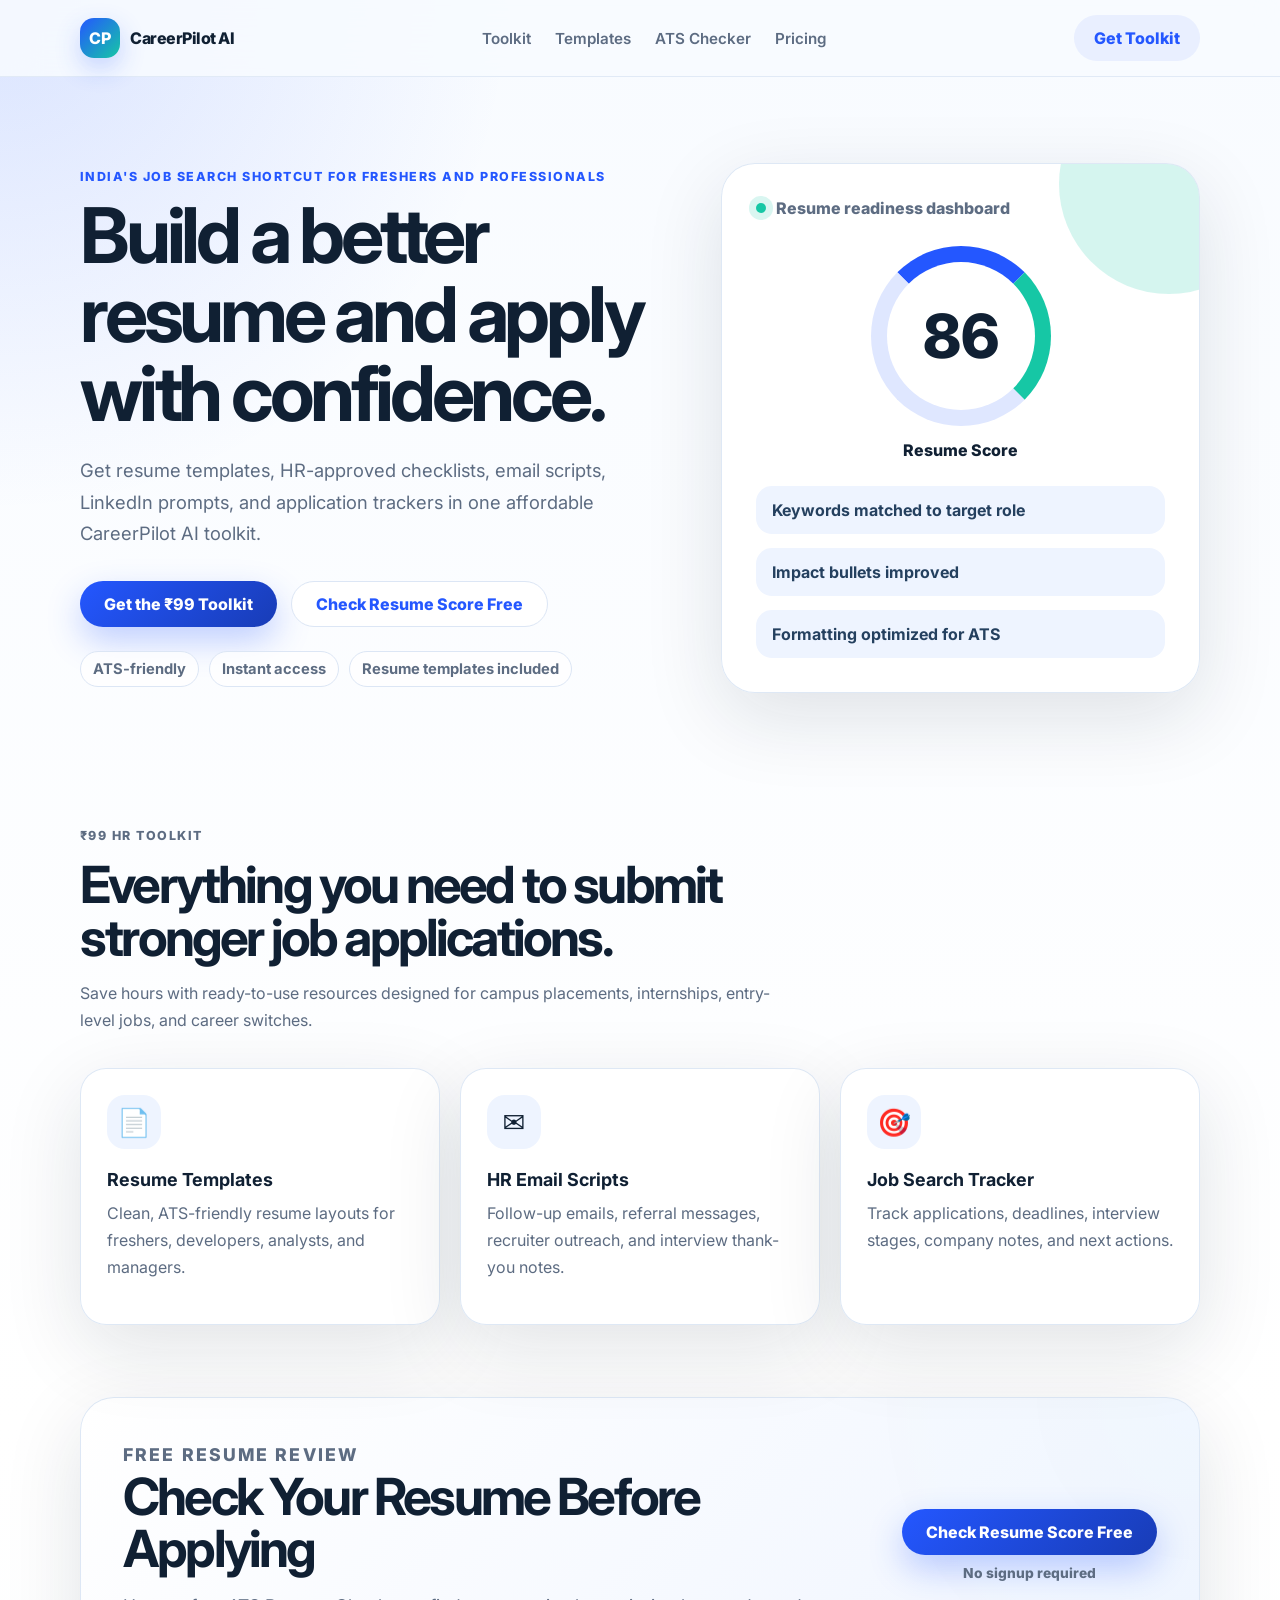
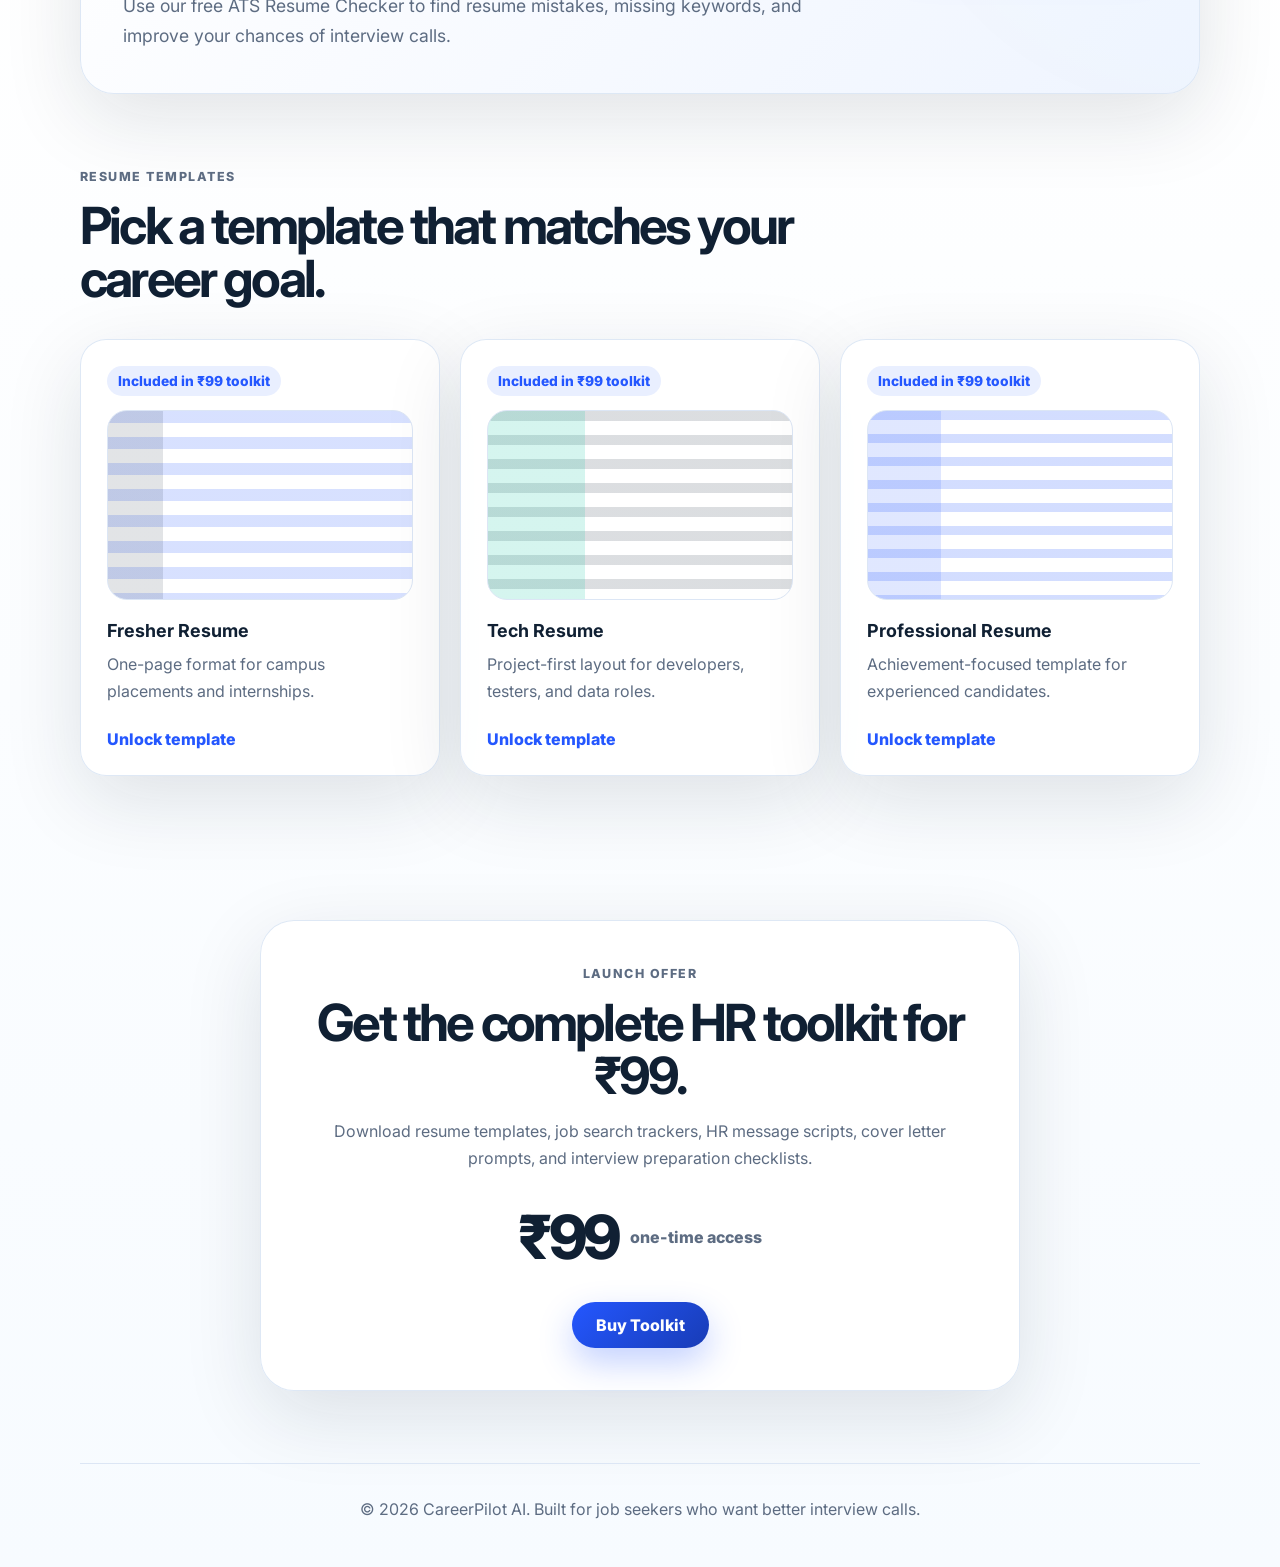
<file: index.html>
<!doctype html>
<html lang="en">
  <head>
    <meta charset="utf-8" />
    <meta name="viewport" content="width=device-width, initial-scale=1" />
    <title>CareerPilot AI | ₹99 HR Toolkit & Resume Templates</title>
    <meta
      name="description"
      content="CareerPilot AI helps job seekers apply smarter with a ₹99 HR toolkit, ATS resume checker, resume templates, cover letters, and interview prep resources."
    />
    <link rel="preconnect" href="https://fonts.googleapis.com" />
    <link rel="preconnect" href="https://fonts.gstatic.com" crossorigin />
    <link
      href="https://fonts.googleapis.com/css2?family=Inter:wght@400;500;600;700;800&display=swap"
      rel="stylesheet"
    />
    <link rel="stylesheet" href="styles.css" />
  </head>
  <body>
    <header class="site-header">
      <nav class="nav" aria-label="Primary navigation">
        <a class="brand" href="/" aria-label="CareerPilot AI home">
          <span class="brand-mark">CP</span>
          <span>CareerPilot AI</span>
        </a>
        <div class="nav-links" aria-label="Main menu">
          <a href="#toolkit">Toolkit</a>
          <a href="#templates">Templates</a>
          <a href="#ats-checker">ATS Checker</a>
          <a href="#pricing">Pricing</a>
        </div>
        <a class="nav-cta" href="#pricing">Get Toolkit</a>
      </nav>
    </header>

    <main>
      <section class="hero">
        <div class="hero-copy">
          <p class="eyebrow">India's job search shortcut for freshers and professionals</p>
          <h1>Build a better resume and apply with confidence.</h1>
          <p class="hero-text">
            Get resume templates, HR-approved checklists, email scripts, LinkedIn prompts,
            and application trackers in one affordable CareerPilot AI toolkit.
          </p>
          <div class="hero-actions">
            <a class="button button-primary" href="#pricing">Get the ₹99 Toolkit</a>
            <a class="button button-secondary" href="/ats-resume-checker">Check Resume Score Free</a>
          </div>
          <div class="trust-row" aria-label="Toolkit highlights">
            <span>ATS-friendly</span>
            <span>Instant access</span>
            <span>Resume templates included</span>
          </div>
        </div>
        <div class="hero-card" aria-label="CareerPilot AI toolkit preview">
          <div class="card-header">
            <span class="status-dot"></span>
            <span>Resume readiness dashboard</span>
          </div>
          <div class="score-circle" aria-label="Resume score 86 out of 100">86</div>
          <p class="score-label">Resume Score</p>
          <ul class="check-list">
            <li>Keywords matched to target role</li>
            <li>Impact bullets improved</li>
            <li>Formatting optimized for ATS</li>
          </ul>
        </div>
      </section>

      <section id="toolkit" class="section toolkit-section">
        <div class="section-heading">
          <p class="eyebrow">₹99 HR Toolkit</p>
          <h2>Everything you need to submit stronger job applications.</h2>
          <p>
            Save hours with ready-to-use resources designed for campus placements,
            internships, entry-level jobs, and career switches.
          </p>
        </div>
        <div class="feature-grid">
          <article class="feature-card">
            <span class="feature-icon">📄</span>
            <h3>Resume Templates</h3>
            <p>Clean, ATS-friendly resume layouts for freshers, developers, analysts, and managers.</p>
          </article>
          <article class="feature-card">
            <span class="feature-icon">✉️</span>
            <h3>HR Email Scripts</h3>
            <p>Follow-up emails, referral messages, recruiter outreach, and interview thank-you notes.</p>
          </article>
          <article class="feature-card">
            <span class="feature-icon">🎯</span>
            <h3>Job Search Tracker</h3>
            <p>Track applications, deadlines, interview stages, company notes, and next actions.</p>
          </article>
        </div>
      </section>

      <section id="ats-checker" class="section ats-section" aria-labelledby="ats-title">
        <div class="ats-content">
          <p class="eyebrow">Free resume review</p>
          <h2 id="ats-title">Check Your Resume Before Applying</h2>
          <p>Use our free ATS Resume Checker to find resume mistakes, missing keywords, and improve your chances of interview calls.</p>
        </div>
        <div class="ats-actions">
          <a class="button button-primary" href="/ats-resume-checker">Check Resume Score Free</a>
          <span>No signup required</span>
        </div>
      </section>

      <section id="templates" class="section templates-section">
        <div class="section-heading">
          <p class="eyebrow">Resume templates</p>
          <h2>Pick a template that matches your career goal.</h2>
        </div>
        <div class="template-grid">
          <article class="template-card">
            <span class="template-badge">Included in ₹99 toolkit</span>
            <div class="template-preview fresher"></div>
            <h3>Fresher Resume</h3>
            <p>One-page format for campus placements and internships.</p>
            <a href="#pricing">Unlock template</a>
          </article>
          <article class="template-card">
            <span class="template-badge">Included in ₹99 toolkit</span>
            <div class="template-preview tech"></div>
            <h3>Tech Resume</h3>
            <p>Project-first layout for developers, testers, and data roles.</p>
            <a href="#pricing">Unlock template</a>
          </article>
          <article class="template-card">
            <span class="template-badge">Included in ₹99 toolkit</span>
            <div class="template-preview pro"></div>
            <h3>Professional Resume</h3>
            <p>Achievement-focused template for experienced candidates.</p>
            <a href="#pricing">Unlock template</a>
          </article>
        </div>
      </section>

      <section id="pricing" class="section pricing-section">
        <div class="pricing-card">
          <p class="eyebrow">Launch offer</p>
          <h2>Get the complete HR toolkit for ₹99.</h2>
          <p>
            Download resume templates, job search trackers, HR message scripts,
            cover letter prompts, and interview preparation checklists.
          </p>
          <div class="price-row">
            <span class="price">₹99</span>
            <span class="price-note">one-time access</span>
          </div>
          <a class="button button-primary" href="mailto:hello@careerpilot.ai?subject=CareerPilot%20AI%20Toolkit">Buy Toolkit</a>
        </div>
      </section>
    </main>

    <footer class="site-footer">
      <p>© 2026 CareerPilot AI. Built for job seekers who want better interview calls.</p>
    </footer>
  </body>
</html>
</file>
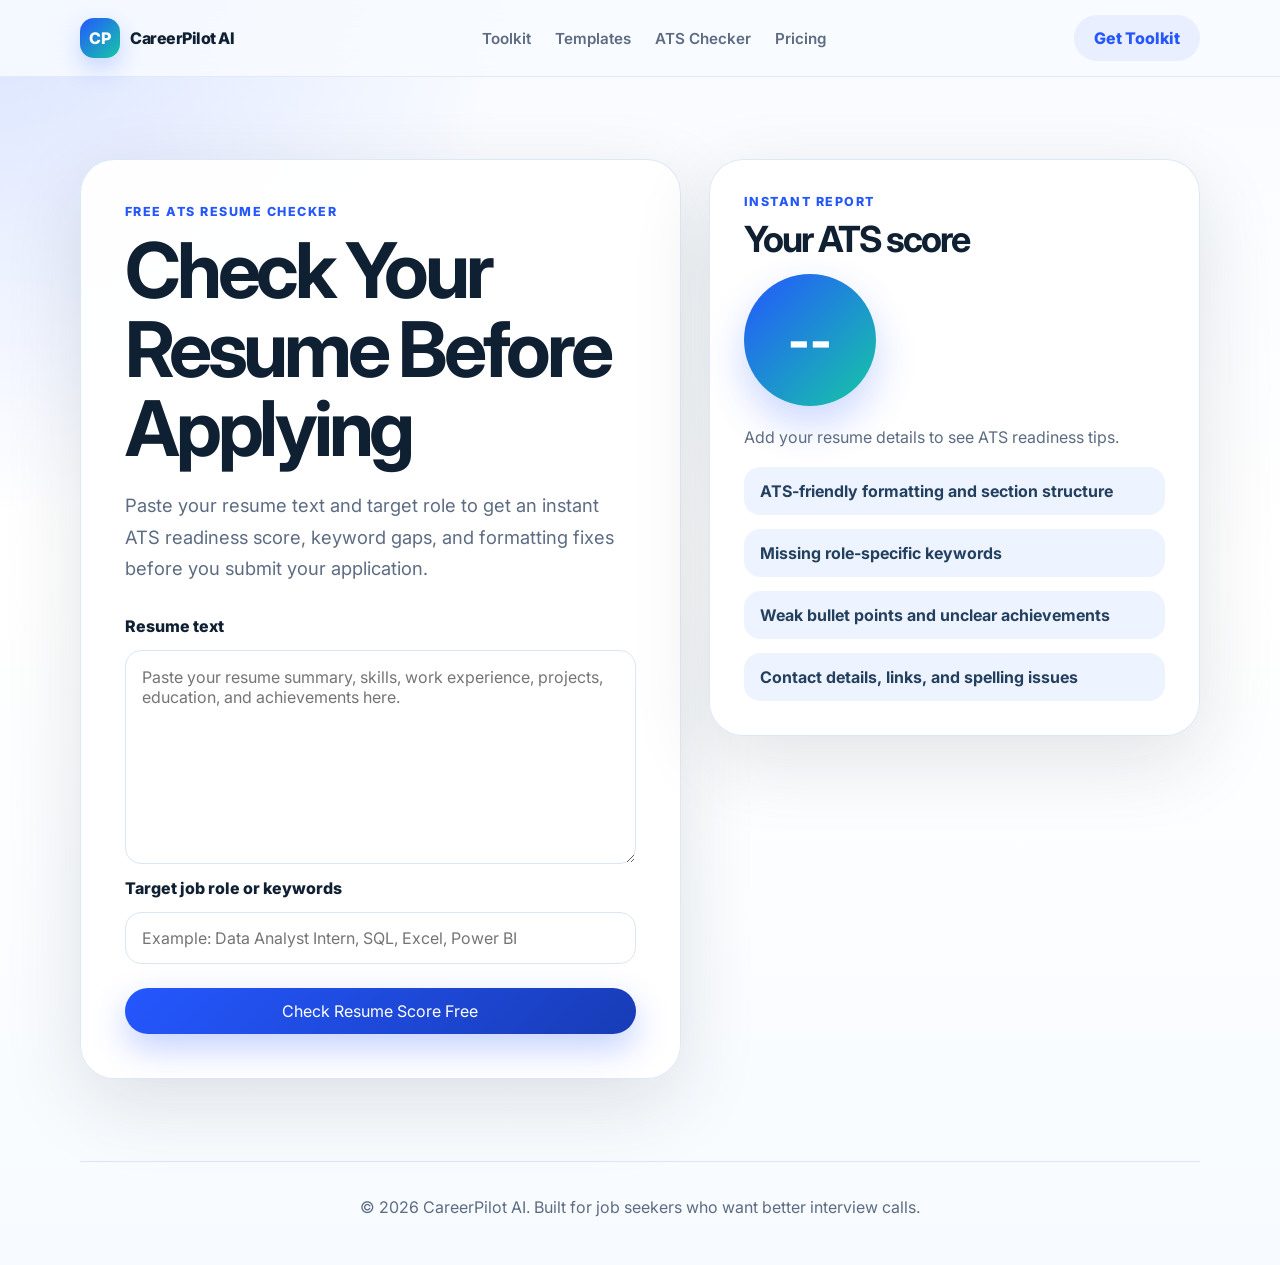
<file: ats-resume-checker/index.html>
<!doctype html>
<html lang="en">
  <head>
    <meta charset="utf-8" />
    <meta name="viewport" content="width=device-width, initial-scale=1" />
    <title>Free ATS Resume Checker | CareerPilot AI</title>
    <meta
      name="description"
      content="Check your resume for ATS mistakes, missing keywords, and formatting issues before applying with CareerPilot AI."
    />
    <link rel="preconnect" href="https://fonts.googleapis.com" />
    <link rel="preconnect" href="https://fonts.gstatic.com" crossorigin />
    <link
      href="https://fonts.googleapis.com/css2?family=Inter:wght@400;500;600;700;800&display=swap"
      rel="stylesheet"
    />
    <link rel="stylesheet" href="../styles.css" />
  </head>
  <body>
    <header class="site-header">
      <nav class="nav" aria-label="Primary navigation">
        <a class="brand" href="/" aria-label="CareerPilot AI home">
          <span class="brand-mark">CP</span>
          <span>CareerPilot AI</span>
        </a>
        <div class="nav-links" aria-label="Main menu">
          <a href="/#toolkit">Toolkit</a>
          <a href="/#templates">Templates</a>
          <a href="/#ats-checker">ATS Checker</a>
          <a href="/#pricing">Pricing</a>
        </div>
        <a class="nav-cta" href="/#pricing">Get Toolkit</a>
      </nav>
    </header>

    <main>
      <section class="checker-hero">
        <div class="checker-panel">
          <p class="eyebrow">Free ATS Resume Checker</p>
          <h1>Check Your Resume Before Applying</h1>
          <p class="hero-text">
            Paste your resume text and target role to get an instant ATS readiness score,
            keyword gaps, and formatting fixes before you submit your application.
          </p>
          <form class="checker-form" id="ats-checker-form">
            <label for="resume-text">Resume text</label>
            <textarea
              id="resume-text"
              name="resume-text"
              rows="9"
              placeholder="Paste your resume summary, skills, work experience, projects, education, and achievements here."
              required
            ></textarea>
            <label for="job-role">Target job role or keywords</label>
            <input id="job-role" name="job-role" type="text" placeholder="Example: Data Analyst Intern, SQL, Excel, Power BI" required />
            <button class="button button-primary" type="submit">Check Resume Score Free</button>
          </form>
        </div>
        <aside class="checker-results" aria-live="polite" aria-label="ATS resume score results">
          <p class="eyebrow">Instant report</p>
          <h2>Your ATS score</h2>
          <div class="result-score" id="result-score">--</div>
          <p id="result-summary">Add your resume details to see ATS readiness tips.</p>
          <ul class="check-list" id="result-list">
            <li>ATS-friendly formatting and section structure</li>
            <li>Missing role-specific keywords</li>
            <li>Weak bullet points and unclear achievements</li>
            <li>Contact details, links, and spelling issues</li>
          </ul>
        </aside>
      </section>
    </main>

    <footer class="site-footer">
      <p>© 2026 CareerPilot AI. Built for job seekers who want better interview calls.</p>
    </footer>

    <script>
      const form = document.querySelector("#ats-checker-form");
      const resumeText = document.querySelector("#resume-text");
      const jobRole = document.querySelector("#job-role");
      const resultScore = document.querySelector("#result-score");
      const resultSummary = document.querySelector("#result-summary");
      const resultList = document.querySelector("#result-list");

      const sections = ["experience", "education", "skills", "projects"];
      const impactWords = ["increased", "improved", "reduced", "built", "managed", "launched", "optimized"];

      form.addEventListener("submit", (event) => {
        event.preventDefault();

        const resume = resumeText.value.toLowerCase();
        const keywords = jobRole.value
          .toLowerCase()
          .split(/[,\s]+/)
          .map((keyword) => keyword.trim())
          .filter((keyword) => keyword.length > 2);

        const matchedKeywords = keywords.filter((keyword) => resume.includes(keyword));
        const sectionMatches = sections.filter((section) => resume.includes(section));
        const hasNumbers = /\d/.test(resume);
        const hasImpact = impactWords.some((word) => resume.includes(word));

        let score = 45;
        score += Math.min(matchedKeywords.length * 7, 25);
        score += sectionMatches.length * 5;
        score += hasNumbers ? 10 : 0;
        score += hasImpact ? 10 : 0;
        score = Math.min(score, 98);

        const missingKeywords = keywords.filter((keyword) => !resume.includes(keyword)).slice(0, 5);
        const tips = [
          matchedKeywords.length
            ? `${matchedKeywords.length} target keyword${matchedKeywords.length > 1 ? "s" : ""} found.`
            : "Add target-role keywords from the job description.",
          sectionMatches.length === sections.length
            ? "Core resume sections are easy to detect."
            : `Add clear headings for: ${sections.filter((section) => !resume.includes(section)).join(", ") || "summary"}.`,
          hasNumbers ? "Impact metrics detected in your resume." : "Add numbers to show impact, such as %, ₹, team size, or time saved.",
          hasImpact ? "Strong action verbs detected." : "Use stronger action verbs like built, improved, optimized, or launched.",
        ];

        if (missingKeywords.length) {
          tips.push(`Consider adding these keywords naturally: ${missingKeywords.join(", ")}.`);
        }

        resultScore.textContent = score;
        resultSummary.textContent = score >= 80
          ? "Great start — polish the missing items below before applying."
          : "Your resume can improve quickly with the recommendations below.";
        resultList.replaceChildren(...tips.map((tip) => {
          const item = document.createElement("li");
          item.textContent = tip;
          return item;
        }));
      });
    </script>
  </body>
</html>
</file>
<file: styles.css>
:root {
  --ink: #102033;
  --muted: #5d6c82;
  --primary: #2457ff;
  --primary-dark: #183cb6;
  --accent: #16c7a5;
  --surface: #ffffff;
  --soft: #eef4ff;
  --line: #dce6f5;
  --shadow: 0 24px 80px rgba(16, 32, 51, 0.12);
}

* {
  box-sizing: border-box;
}

html {
  scroll-behavior: smooth;
}

body {
  margin: 0;
  color: var(--ink);
  font-family: Inter, system-ui, -apple-system, BlinkMacSystemFont, "Segoe UI", sans-serif;
  background:
    radial-gradient(circle at top left, rgba(36, 87, 255, 0.14), transparent 32rem),
    linear-gradient(180deg, #f8fbff 0%, #ffffff 45%, #f7fbff 100%);
}

a {
  color: inherit;
  text-decoration: none;
}

.site-header {
  position: sticky;
  top: 0;
  z-index: 10;
  border-bottom: 1px solid rgba(220, 230, 245, 0.82);
  background: rgba(248, 251, 255, 0.88);
  backdrop-filter: blur(18px);
}

.nav {
  display: flex;
  width: min(1120px, calc(100% - 32px));
  margin: 0 auto;
  min-height: 76px;
  align-items: center;
  justify-content: space-between;
  gap: 24px;
}

.brand,
.nav-links,
.hero-actions,
.trust-row,
.price-row {
  display: flex;
  align-items: center;
}

.brand {
  gap: 10px;
  font-weight: 800;
  letter-spacing: -0.03em;
}

.brand-mark {
  display: grid;
  width: 40px;
  height: 40px;
  place-items: center;
  border-radius: 14px;
  color: #ffffff;
  background: linear-gradient(135deg, var(--primary), var(--accent));
  box-shadow: 0 10px 26px rgba(36, 87, 255, 0.24);
}

.nav-links {
  gap: 24px;
  color: var(--muted);
  font-size: 0.95rem;
  font-weight: 600;
}

.nav-cta,
.button {
  display: inline-flex;
  align-items: center;
  justify-content: center;
  min-height: 46px;
  border-radius: 999px;
  font-weight: 800;
}

.nav-cta {
  padding: 0 20px;
  color: var(--primary);
  background: #e9efff;
}

.button {
  padding: 0 24px;
  transition: transform 160ms ease, box-shadow 160ms ease;
}

.button:hover {
  transform: translateY(-2px);
}

.button-primary {
  color: #ffffff;
  background: linear-gradient(135deg, var(--primary), var(--primary-dark));
  box-shadow: 0 14px 34px rgba(36, 87, 255, 0.28);
}

.button-secondary {
  color: var(--primary);
  border: 1px solid var(--line);
  background: #ffffff;
}

.hero,
.section {
  width: min(1120px, calc(100% - 32px));
  margin: 0 auto;
}

.hero {
  display: grid;
  grid-template-columns: minmax(0, 1.1fr) minmax(300px, 0.9fr);
  gap: 56px;
  align-items: center;
  padding: 86px 0 60px;
}

.eyebrow {
  margin: 0 0 12px;
  color: var(--primary);
  font-size: 0.78rem;
  font-weight: 800;
  letter-spacing: 0.12em;
  text-transform: uppercase;
}

h1,
h2,
h3,
p {
  margin-top: 0;
}

h1,
h2 {
  letter-spacing: -0.055em;
  line-height: 1.03;
}

h1 {
  margin-bottom: 22px;
  font-size: clamp(2.8rem, 6vw, 5.4rem);
}

h2 {
  margin-bottom: 16px;
  font-size: clamp(2rem, 4vw, 3.45rem);
}

h3 {
  margin-bottom: 10px;
  font-size: 1.12rem;
}

.hero-text,
.section-heading p,
.ats-content p,
.pricing-card p,
.feature-card p,
.template-card p,
.site-footer p {
  color: var(--muted);
  line-height: 1.7;
}

.hero-text {
  max-width: 660px;
  font-size: 1.15rem;
}

.hero-actions {
  flex-wrap: wrap;
  gap: 14px;
  margin: 32px 0 24px;
}

.trust-row {
  flex-wrap: wrap;
  gap: 10px;
  color: var(--muted);
  font-size: 0.92rem;
  font-weight: 700;
}

.trust-row span {
  padding: 8px 12px;
  border: 1px solid var(--line);
  border-radius: 999px;
  background: rgba(255, 255, 255, 0.76);
}

.hero-card,
.feature-card,
.template-card,
.pricing-card,
.ats-section {
  border: 1px solid rgba(220, 230, 245, 0.92);
  background: rgba(255, 255, 255, 0.9);
  box-shadow: var(--shadow);
}

.hero-card {
  position: relative;
  overflow: hidden;
  padding: 34px;
  border-radius: 34px;
}

.hero-card::before {
  position: absolute;
  inset: -90px -80px auto auto;
  width: 220px;
  height: 220px;
  border-radius: 50%;
  background: rgba(22, 199, 165, 0.18);
  content: "";
}

.card-header {
  display: flex;
  gap: 10px;
  align-items: center;
  margin-bottom: 28px;
  color: var(--muted);
  font-weight: 800;
}

.status-dot {
  width: 10px;
  height: 10px;
  border-radius: 50%;
  background: var(--accent);
  box-shadow: 0 0 0 7px rgba(22, 199, 165, 0.16);
}

.score-circle {
  display: grid;
  width: 180px;
  height: 180px;
  margin: 0 auto 14px;
  place-items: center;
  border: 16px solid #dfe7ff;
  border-top-color: var(--primary);
  border-right-color: var(--accent);
  border-radius: 50%;
  font-size: 3.8rem;
  font-weight: 800;
}

.score-label {
  margin-bottom: 26px;
  text-align: center;
  font-weight: 800;
}

.check-list {
  display: grid;
  gap: 14px;
  margin: 0;
  padding: 0;
  list-style: none;
}

.check-list li {
  padding: 14px 16px;
  border-radius: 16px;
  color: #24405f;
  background: var(--soft);
  font-weight: 700;
}

.section {
  padding: 72px 0;
}

.section-heading {
  max-width: 720px;
  margin-bottom: 34px;
}

.feature-grid,
.template-grid {
  display: grid;
  grid-template-columns: repeat(3, minmax(0, 1fr));
  gap: 20px;
}

.feature-card,
.template-card {
  border-radius: 26px;
  padding: 26px;
}

.feature-icon {
  display: grid;
  width: 54px;
  height: 54px;
  margin-bottom: 20px;
  place-items: center;
  border-radius: 18px;
  background: var(--soft);
  font-size: 1.7rem;
}

.ats-section {
  display: flex;
  align-items: center;
  justify-content: space-between;
  gap: 28px;
  padding: 42px;
  border-radius: 34px;
  background:
    linear-gradient(135deg, rgba(255, 255, 255, 0.95), rgba(238, 244, 255, 0.95)),
    radial-gradient(circle at right top, rgba(22, 199, 165, 0.2), transparent 24rem);
}

.ats-content {
  max-width: 720px;
}

.ats-content p {
  margin-bottom: 0;
  font-size: 1.1rem;
}

.template-preview {
  height: 190px;
  margin-bottom: 20px;
  border-radius: 20px;
  border: 1px solid var(--line);
  background:
    linear-gradient(90deg, rgba(16, 32, 51, 0.12) 18%, transparent 18%),
    repeating-linear-gradient(180deg, rgba(36, 87, 255, 0.18) 0 12px, transparent 12px 26px),
    #ffffff;
}

.template-preview.tech {
  background:
    linear-gradient(90deg, rgba(22, 199, 165, 0.18) 32%, transparent 32%),
    repeating-linear-gradient(180deg, rgba(16, 32, 51, 0.15) 0 10px, transparent 10px 24px),
    #ffffff;
}

.template-preview.pro {
  background:
    linear-gradient(90deg, rgba(36, 87, 255, 0.14) 24%, transparent 24%),
    repeating-linear-gradient(180deg, rgba(36, 87, 255, 0.2) 0 9px, transparent 9px 23px),
    #ffffff;
}

.pricing-card {
  max-width: 760px;
  margin: 0 auto;
  padding: 42px;
  border-radius: 34px;
  text-align: center;
}

.price-row {
  justify-content: center;
  gap: 12px;
  margin: 28px 0;
}

.price {
  font-size: 3.8rem;
  font-weight: 800;
  letter-spacing: -0.06em;
}

.price-note {
  color: var(--muted);
  font-weight: 800;
}

.site-footer {
  width: min(1120px, calc(100% - 32px));
  margin: 0 auto;
  padding: 32px 0 44px;
  border-top: 1px solid var(--line);
  text-align: center;
}

.site-footer p {
  margin: 0;
}

@media (max-width: 860px) {
  .nav {
    flex-wrap: wrap;
    padding: 14px 0;
  }

  .nav-links {
    order: 3;
    width: 100%;
    justify-content: center;
  }

  .hero,
  .feature-grid,
  .template-grid {
    grid-template-columns: 1fr;
  }

  .hero {
    padding-top: 54px;
  }

  .ats-section {
    align-items: flex-start;
    flex-direction: column;
  }
}

@media (max-width: 560px) {
  .nav-links {
    display: none;
  }

  .hero-card,
  .ats-section,
  .pricing-card {
    padding: 26px;
    border-radius: 26px;
  }

  .button {
    width: 100%;
  }

  .score-circle {
    width: 150px;
    height: 150px;
    font-size: 3rem;
  }
}

.ats-actions {
  display: grid;
  gap: 10px;
  justify-items: center;
  min-width: 240px;
}

.ats-actions span,
.template-badge {
  color: var(--muted);
  font-size: 0.86rem;
  font-weight: 800;
}

.template-card {
  position: relative;
}

.template-card > a {
  display: inline-flex;
  margin-top: 8px;
  color: var(--primary);
  font-weight: 800;
}

.template-badge {
  display: inline-flex;
  margin-bottom: 14px;
  padding: 7px 11px;
  border-radius: 999px;
  color: var(--primary);
  background: #e9efff;
}

.checker-hero {
  display: grid;
  grid-template-columns: minmax(0, 1.1fr) minmax(280px, 0.9fr);
  gap: 28px;
  width: min(1120px, calc(100% - 32px));
  margin: 0 auto;
  padding: 82px 0;
}

.checker-panel,
.checker-results {
  border: 1px solid rgba(220, 230, 245, 0.92);
  border-radius: 34px;
  background: rgba(255, 255, 255, 0.92);
  box-shadow: var(--shadow);
}

.checker-panel {
  padding: 44px;
}

.checker-results {
  align-self: start;
  padding: 34px;
}

.checker-results h2 {
  font-size: clamp(1.6rem, 3vw, 2.25rem);
}

.checker-form {
  display: grid;
  gap: 14px;
  margin-top: 32px;
}

.checker-form label {
  font-weight: 800;
}

.checker-form input,
.checker-form textarea {
  width: 100%;
  min-height: 52px;
  border: 1px solid var(--line);
  border-radius: 16px;
  padding: 0 16px;
  color: var(--ink);
  background: #ffffff;
  font: inherit;
}

.checker-form textarea {
  min-height: 190px;
  padding: 16px;
  resize: vertical;
}

.result-score {
  display: grid;
  width: 132px;
  height: 132px;
  margin: 14px 0 18px;
  place-items: center;
  border-radius: 50%;
  color: #ffffff;
  background: linear-gradient(135deg, var(--primary), var(--accent));
  box-shadow: 0 18px 40px rgba(36, 87, 255, 0.24);
  font-size: 3rem;
  font-weight: 800;
}

.checker-results p:not(.eyebrow) {
  color: var(--muted);
  line-height: 1.7;
}

.checker-form .button {
  margin-top: 10px;
  border: 0;
  cursor: pointer;
  font: inherit;
}

@media (max-width: 860px) {
  .checker-hero {
    grid-template-columns: 1fr;
    padding-top: 54px;
  }
}

@media (max-width: 560px) {
  .checker-panel,
  .checker-results {
    padding: 26px;
    border-radius: 26px;
  }
}
</file>
